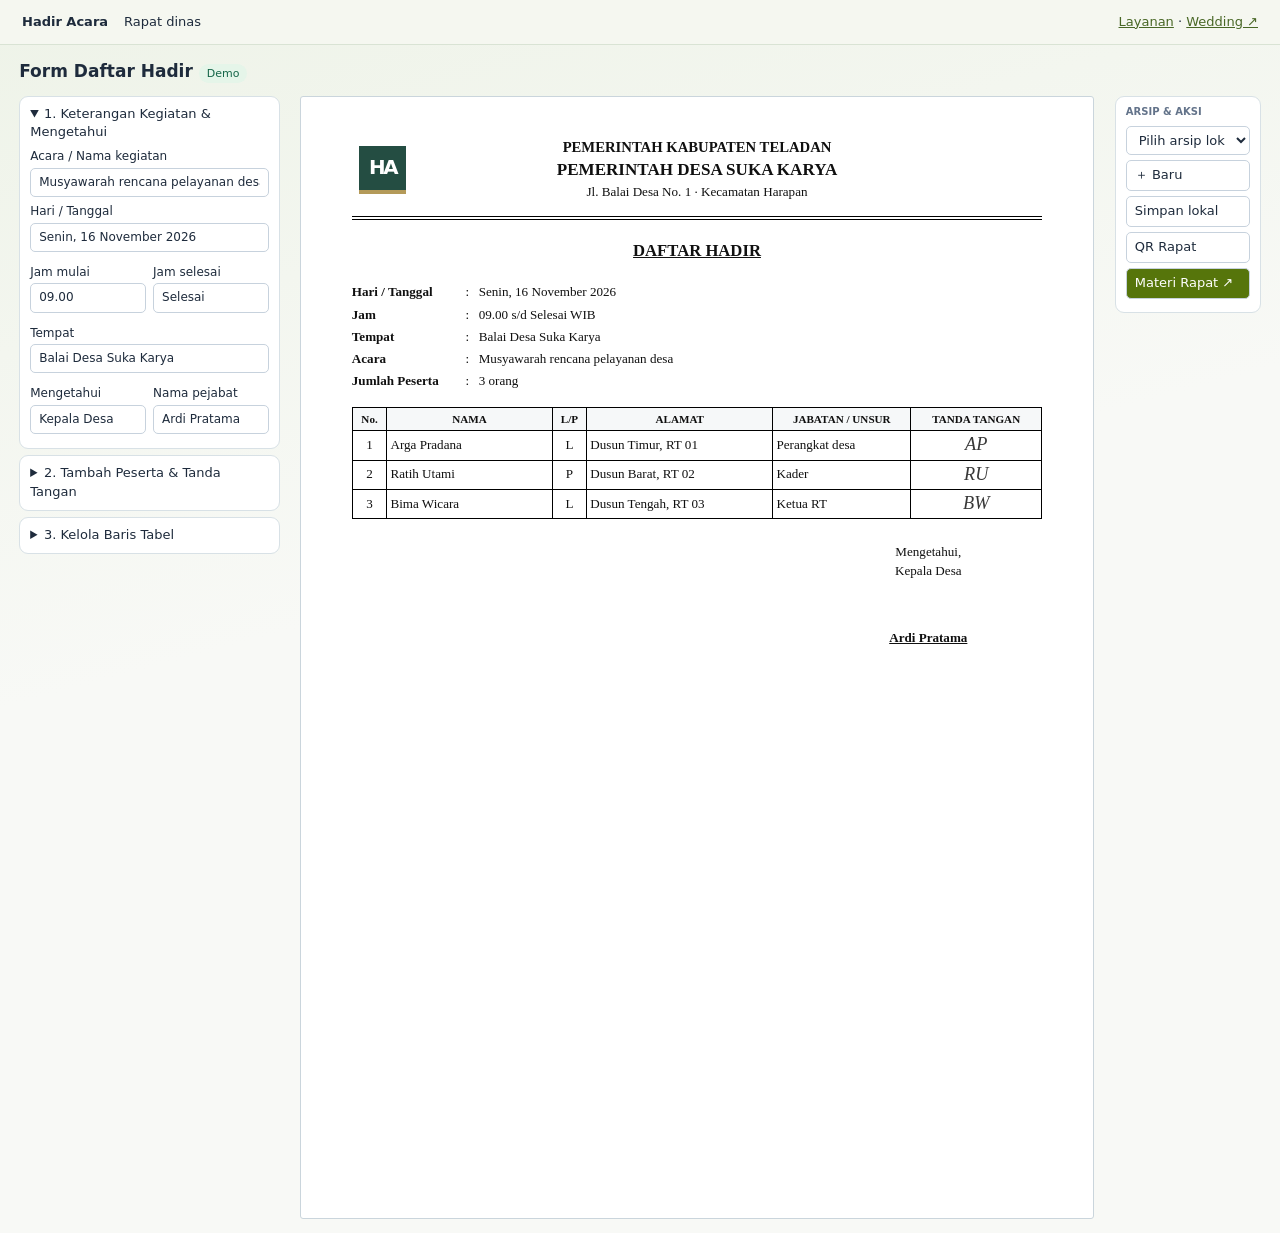
<file: index.html>
<!doctype html><html lang="id"><meta charset="utf-8"><title>Form Daftar Hadir</title><script>location.replace("dinas.html"+location.search+location.hash);</script><noscript><a href="dinas.html">Form Daftar Hadir</a></noscript></html>
</file>
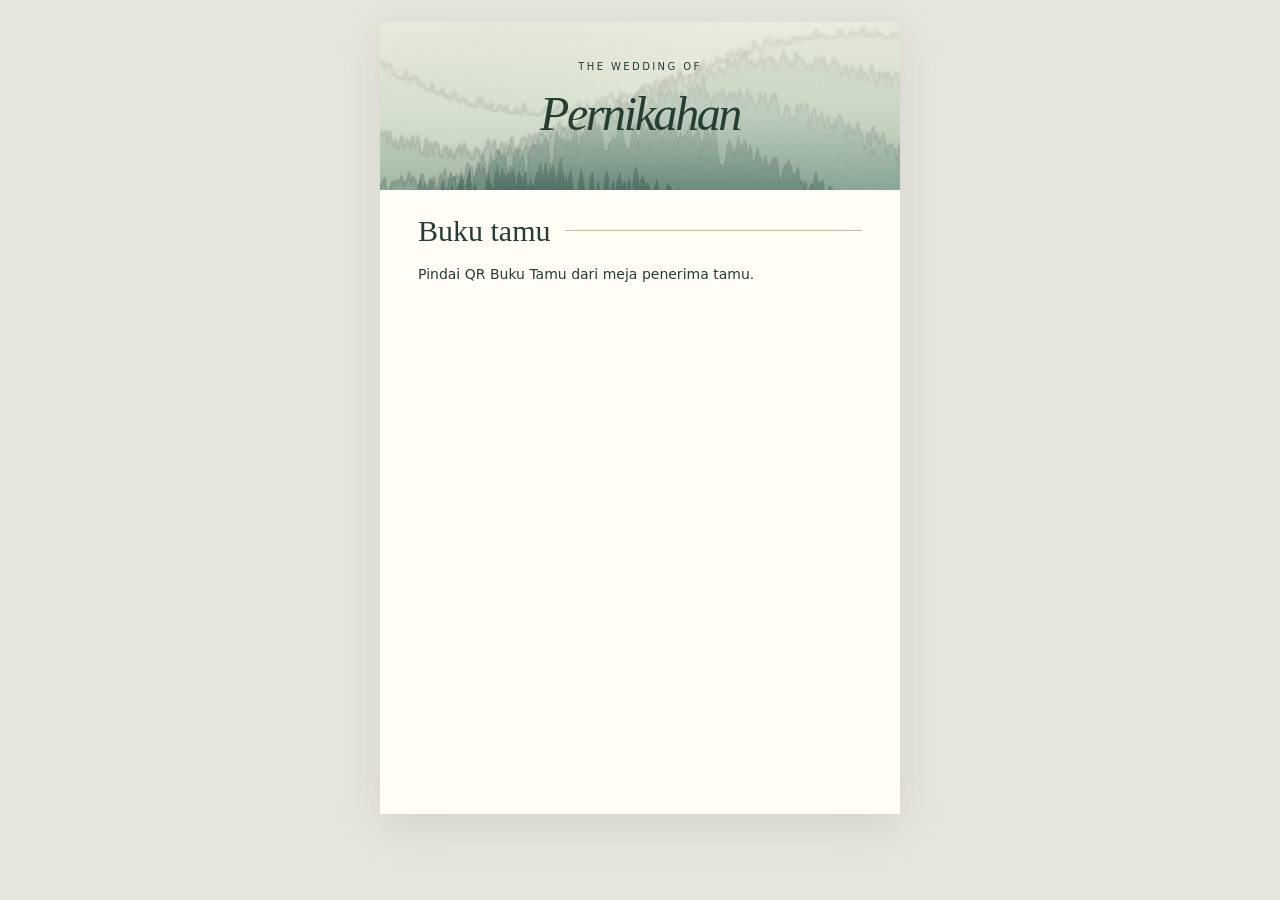
<file: buku-tamu.html>
<!doctype html>
<html lang="id"><head><meta charset="utf-8"><meta name="viewport" content="width=device-width,initial-scale=1"><meta name="referrer" content="no-referrer"><title>Buku Tamu Pernikahan</title>
<style>
*{box-sizing:border-box}[hidden]{display:none!important}body{margin:0;background:#e8e7df;color:#263d34;font:15px/1.5 'DM Sans',system-ui,sans-serif}main{background:#fffdf6;max-width:520px;margin:22px auto;box-shadow:0 12px 45px #30473720;min-height:88vh}.cover{position:relative;isolation:isolate;text-align:center;padding:32px 20px 40px;overflow:hidden}.art{position:absolute;inset:0;z-index:-1;background:linear-gradient(#f5f4e6bf,#eef2e29c 55%,#e5ede035),url(sampul-pinus.jpg) center 54%/cover}.rose .art{filter:sepia(.45) hue-rotate(275deg)}.sage .art{filter:sepia(.3)}.cover small{font-size:10px;letter-spacing:.24em}.cover h1{font:italic 48px/1.03 Georgia,serif;letter-spacing:-.05em;margin:12px 0;overflow-wrap:anywhere}.cover p{margin:0;font:14px Georgia,serif}.page{padding:24px clamp(20px,6vw,38px) 30px}.line{display:flex;align-items:center;gap:14px;margin-bottom:17px}.line:after{content:'';height:1px;background:#c7bc9e;flex:1}h2{font:normal 30px/1.1 Georgia,serif;margin:0}.field{display:block;margin-bottom:14px;font-size:13px;font-weight:550}input,select{display:block;width:100%;background:transparent;color:inherit;line-height:1.4;font-family:inherit;font-size:16px;border:0;border-bottom:1px solid #aab4a4;padding:7px 1px;border-radius:0}input:focus,select:focus{outline:0;border-color:#2d5945;box-shadow:0 1px #2d5945}.pair{display:grid;grid-template-columns:minmax(0,1fr) 87px;gap:18px}.sighead{display:flex;justify-content:space-between;align-items:center;font-size:13px}.sighead button{background:none;border:0;text-decoration:underline;color:#526956;padding:7px}canvas{width:100%;height:96px;border:1px solid #c9cbbb;border-radius:5px;touch-action:none;background:linear-gradient(transparent 72%,#dedecf 73%,transparent 74%)}button{font:inherit;cursor:pointer}.submit{margin-top:16px;width:100%;border:0;border-radius:5px;background:#274e3f;color:white;padding:12px}.submit:disabled{opacity:.55}.message{font-size:14px}.done{padding:32px 0;text-align:center}.done h2{margin-bottom:10px}@media(max-width:550px){main{margin:0;min-height:100dvh}.cover h1{font-size:40px}.cover{padding:24px 16px 30px}}
</style></head><body><main><header class="cover"><div class="art"></div><small>THE WEDDING OF</small><h1 id="names">Pernikahan</h1><p id="event"></p></header>
<section class="page"><div class="line" id="heading"><h2>Buku tamu</h2></div>
<form id="entry" hidden><label class="field">Nama tamu<input name="name" autocomplete="name" maxlength="70" required></label><div class="pair"><label class="field">Alamat / kota<input name="address" maxlength="100" autocomplete="address-level2"></label><label class="field">Jumlah orang<select name="count"></select></label></div>
<div class="sighead"><label for="ink">Tanda tangan</label><button type="button" id="clear">Ulangi</button></div><canvas id="ink" width="400" height="112" aria-label="Bidang tanda tangan"></canvas>
<button class="submit">Simpan kehadiran</button></form><p id="msg" class="message" role="status">Membuka buku tamu…</p><section class="done" id="done" hidden><h2>Terima kasih</h2><p>Kehadiran Anda sudah tercatat.</p></section></section></main><script src="buku-tamu.js?v=studio4"></script></body></html>
</file>
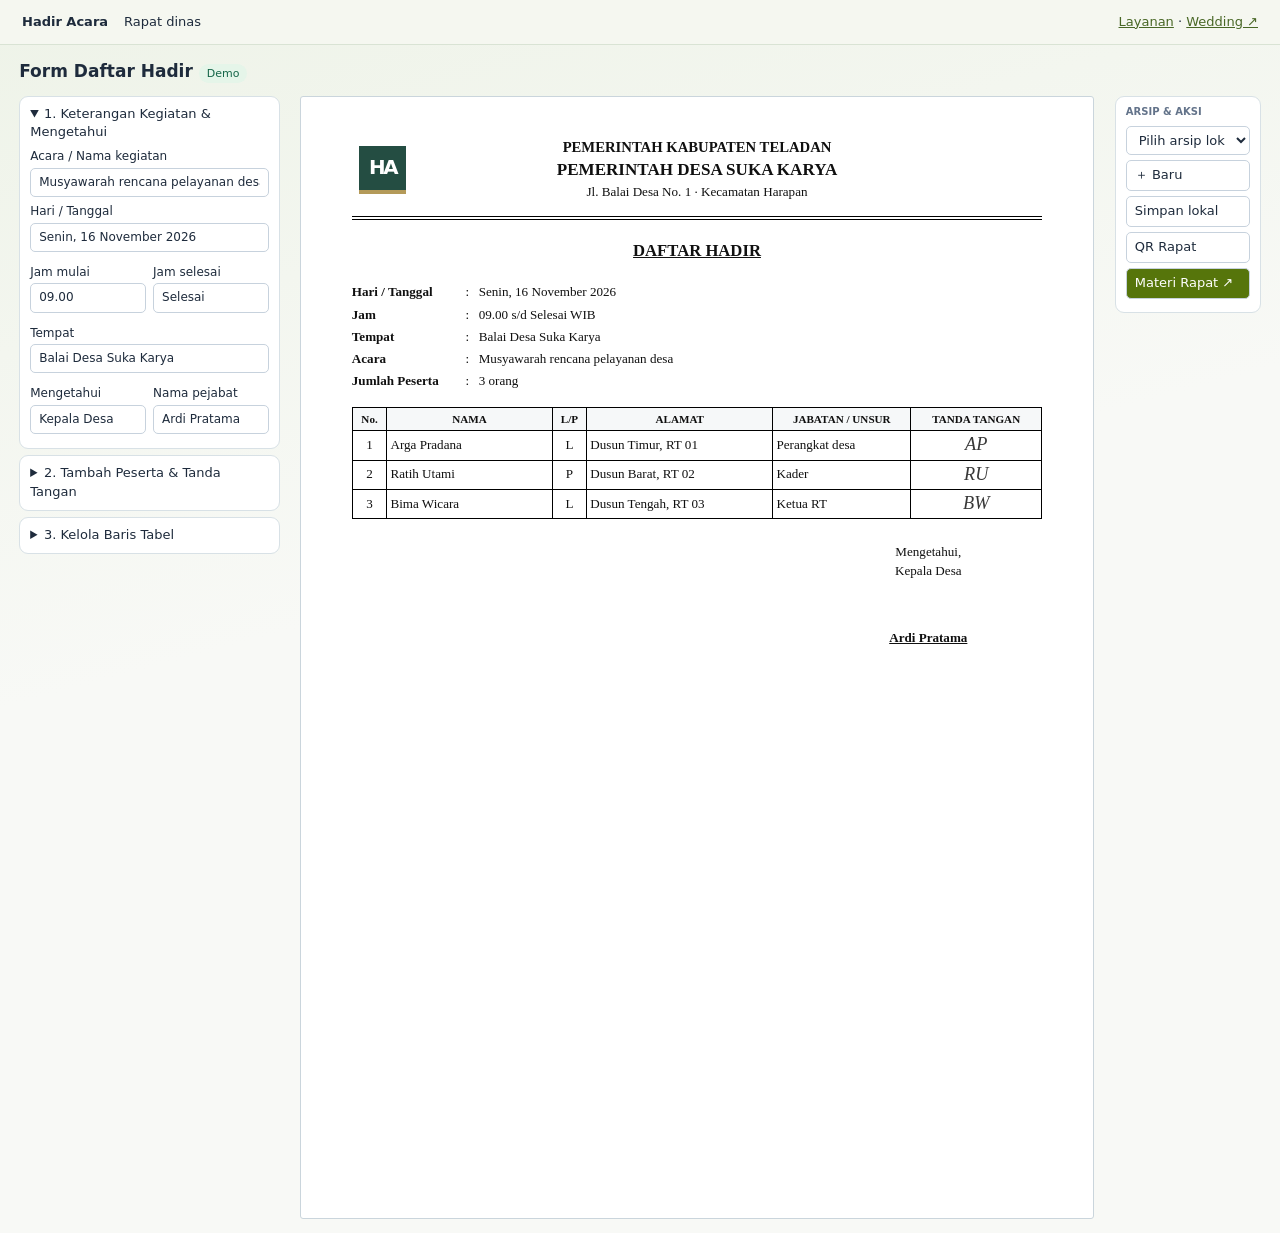
<file: dinas.html>
<!doctype html><html lang="id"><meta charset="utf-8"><meta name="viewport" content="width=device-width,initial-scale=1"><title>Form Daftar Hadir · Hadir Acara</title><link rel="stylesheet" href="dinas.css?v=layanan1">
<header class="bar"><b>Hadir Acara</b><span>Rapat dinas</span><nav><a href="layanan.html">Layanan</a> · <a href="wedding.html">Wedding ↗</a></nav></header>
<main><h1>Form Daftar Hadir <small>Demo</small></h1><div class="workspace">
<aside id="forms">
<details open><summary>1. Keterangan Kegiatan &amp; Mengetahui</summary><label>Acara / Nama kegiatan<input data-field="acara"></label><label>Hari / Tanggal<input data-field="tanggal"></label><div class="pair"><label>Jam mulai<input data-field="mulai"></label><label>Jam selesai<input data-field="selesai"></label></div><label>Tempat<input data-field="tempat"></label><div class="pair"><label>Mengetahui<input data-field="jabatan"></label><label>Nama pejabat<input data-field="pejabat"></label></div></details>
<details><summary>2. Tambah Peserta &amp; Tanda Tangan</summary><form id="add"><label>Nama peserta<input name="nama" required maxlength="60"></label><div class="pair"><label>L/P<select name="jk"><option>L</option><option>P</option></select></label><label>Jabatan / unsur<input name="peran" maxlength="45"></label></div><label>Alamat<input name="alamat" maxlength="70"></label><label>Tanda tangan<canvas id="pad" width="360" height="90"></canvas></label><button type="button" id="clear">Bersihkan</button> <button>Tambah ke tabel</button></form></details>
<details><summary>3. Kelola Baris Tabel</summary><label>Jumlah baris kosong minimum<input id="slots" type="number" min="1" max="100"></label></details></aside>
<section class="preview"><article id="paper"><div class="letter"><div class="kop-mark" aria-label="Hadir Acara"><b>H</b><b>A</b></div><strong data-text="instansi"></strong><b data-text="desa"></b><span data-text="kantor"></span></div><h2>DAFTAR HADIR</h2><dl id="meta"></dl><table><colgroup><col style="width:5%"><col style="width:24%"><col style="width:5%"><col style="width:27%"><col style="width:20%"><col style="width:19%"></colgroup><thead><tr><th>No.</th><th>NAMA</th><th>L/P</th><th>ALAMAT</th><th>JABATAN / UNSUR</th><th>TANDA TANGAN</th></tr></thead><tbody></tbody></table><div class="approval">Mengetahui,<br><span data-text="jabatan"></span><p data-text="pejabat"></p></div></article></section>
<aside class="actions"><strong>ARSIP &amp; AKSI</strong><select id="archive" aria-label="Arsip lokal"></select><button id="new">＋ Baru</button><button id="save">Simpan lokal</button><button id="qr">QR Rapat</button><a class="primary" href="https://pemdesgripit.id/demo/hadir-acara/materi.html" target="_blank" rel="noopener">Materi Rapat ↗</a><output id="status"></output></aside></div></main>
<dialog id="dialog"><b>QR Rapat</b><img src="qr-rapat.png" alt="QR form peserta" width="200"><form method="dialog"><button>Tutup</button></form></dialog><script src="dinas.js"></script></html>
</file>
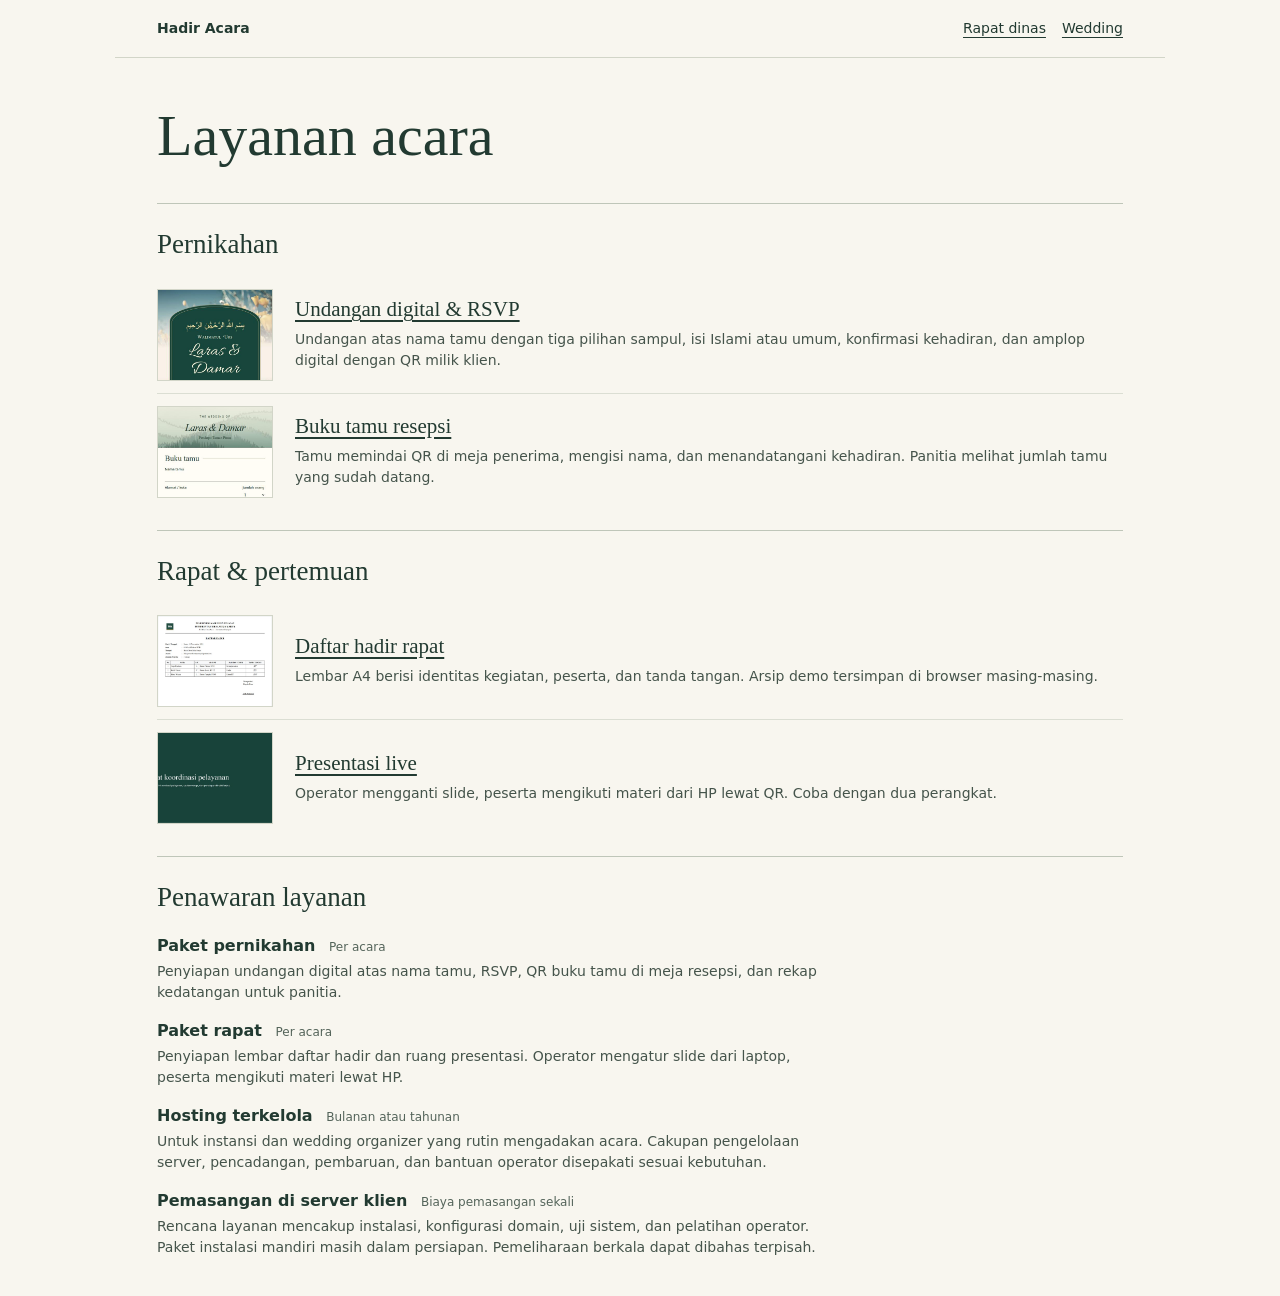
<file: layanan.html>
<!doctype html>
<html lang="id">
<head>
<meta charset="utf-8"><meta name="viewport" content="width=device-width,initial-scale=1">
<title>Layanan acara · Hadir Acara</title>
<style>
*{box-sizing:border-box}body{margin:0;color:#223a31;background:#f8f6ef;font:16px/1.5 system-ui,sans-serif}header,main{max-width:1050px;margin:auto;padding:18px clamp(16px,4vw,42px)}header{display:flex;align-items:center;justify-content:space-between;border-bottom:1px solid #d2d5c8}nav{display:flex;gap:16px}a{color:inherit;text-underline-offset:4px}nav a,header strong{font-size:14px}h1,h2,h3{font-family:Georgia,serif;font-weight:400}h1{font-size:clamp(36px,5vw,58px);margin:16px 0 24px}h2{font-size:27px;margin:0 0 12px}h3{font-size:21px;margin:0}section{border-top:1px solid #bfc6b9;padding:20px 0}article{display:grid;grid-template-columns:116px 1fr;gap:22px;align-items:center;padding:12px 0}article+article{border-top:1px solid #dbded3}img{width:116px;height:92px;object-fit:cover;object-position:top;border:1px solid #d2d5c8}p{margin:4px 0;color:#45544b;font-size:14px}@media(max-width:620px){article{grid-template-columns:82px 1fr;gap:4px 14px}img{width:82px;height:98px}nav{gap:9px}main{padding-top:10px}}
.offers{margin:0}.offers dt{margin-top:16px;font-weight:600}.offers small{display:inline-block;margin-left:8px;font-size:12px;font-weight:400;color:#54645a}.offers dd{margin:3px 0 0;max-width:75ch;font-size:14px;color:#45544b}
</style>
</head><body>
<header><strong>Hadir Acara</strong><nav><a href="dinas.html">Rapat dinas</a><a href="wedding.html">Wedding</a></nav></header>
<main><h1>Layanan acara</h1>
<section><h2>Pernikahan</h2>
<article><img src="contoh-undangan.jpg" alt=""><div><h3><a href="wedding.html">Undangan digital &amp; RSVP</a></h3><p>Undangan atas nama tamu dengan tiga pilihan sampul, isi Islami atau umum, konfirmasi kehadiran, dan amplop digital dengan QR milik klien.</p></div></article>
<article><img src="contoh-buku.jpg" alt=""><div><h3><a href="wedding.html?lihat=buku-tamu">Buku tamu resepsi</a></h3><p>Tamu memindai QR di meja penerima, mengisi nama, dan menandatangani kehadiran. Panitia melihat jumlah tamu yang sudah datang.</p></div></article>
</section><section><h2>Rapat &amp; pertemuan</h2>
<article><img src="contoh-rapat.jpg" alt=""><div><h3><a href="dinas.html">Daftar hadir rapat</a></h3><p>Lembar A4 berisi identitas kegiatan, peserta, dan tanda tangan. Arsip demo tersimpan di browser masing-masing.</p></div></article>
<article><img src="contoh-materi.jpg" alt=""><div><h3><a href="materi.html">Presentasi live</a></h3><p>Operator mengganti slide, peserta mengikuti materi dari HP lewat QR. Coba dengan dua perangkat.</p></div></article>
</section><section id="penawaran"><h2>Penawaran layanan</h2><dl class="offers">
<dt>Paket pernikahan <small>Per acara</small></dt><dd>Penyiapan undangan digital atas nama tamu, RSVP, QR buku tamu di meja resepsi, dan rekap kedatangan untuk panitia.</dd>
<dt>Paket rapat <small>Per acara</small></dt><dd>Penyiapan lembar daftar hadir dan ruang presentasi. Operator mengatur slide dari laptop, peserta mengikuti materi lewat HP.</dd>
<dt>Hosting terkelola <small>Bulanan atau tahunan</small></dt><dd>Untuk instansi dan wedding organizer yang rutin mengadakan acara. Cakupan pengelolaan server, pencadangan, pembaruan, dan bantuan operator disepakati sesuai kebutuhan.</dd>
<dt>Pemasangan di server klien <small>Biaya pemasangan sekali</small></dt><dd>Rencana layanan mencakup instalasi, konfigurasi domain, uji sistem, dan pelatihan operator. Paket instalasi mandiri masih dalam persiapan. Pemeliharaan berkala dapat dibahas terpisah.</dd>
</dl></section></main></body></html>
</file>
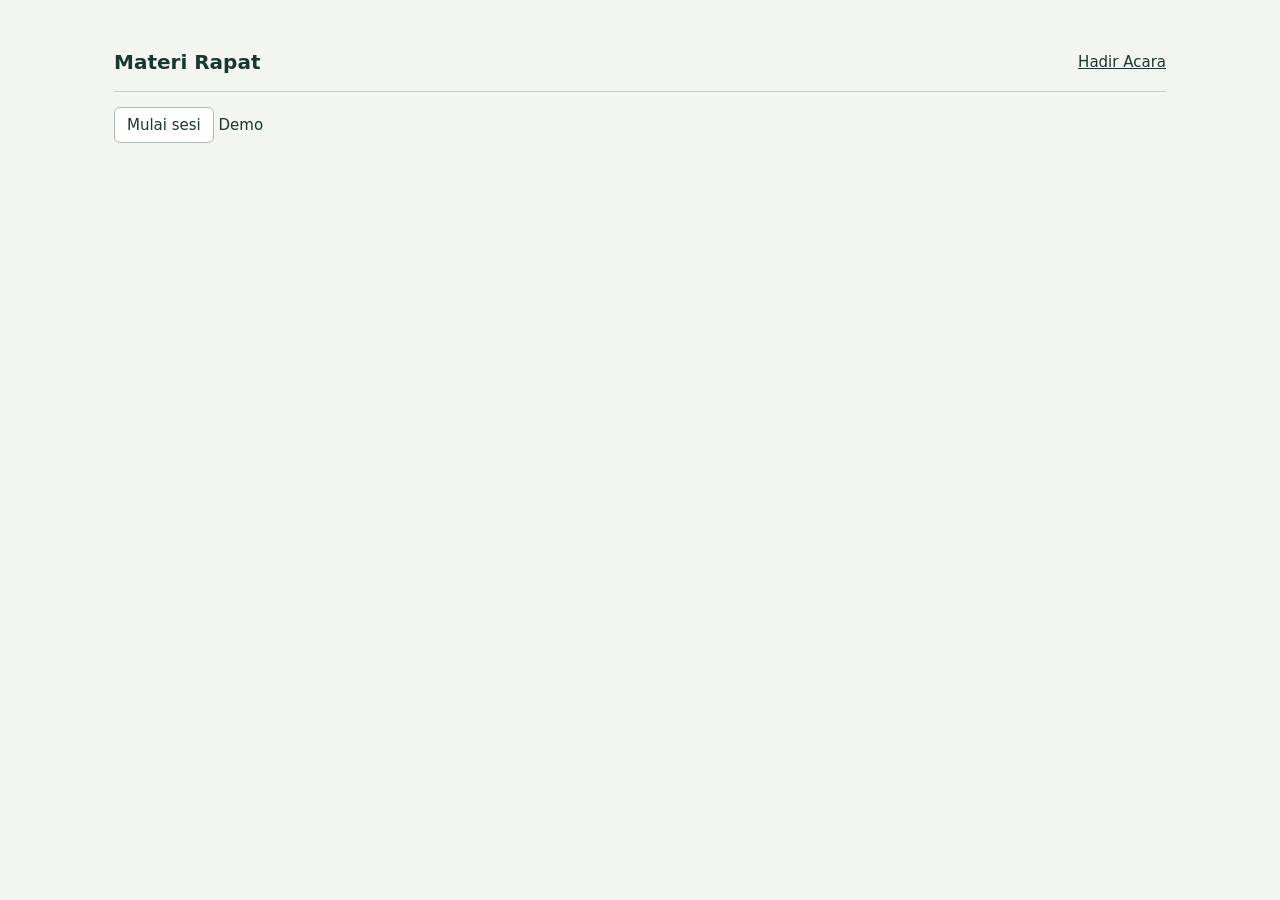
<file: materi.html>
<!doctype html><html lang="id"><meta charset="utf-8"><meta name="viewport" content="width=device-width, initial-scale=1"><meta name="referrer" content="no-referrer"><title>Materi Rapat · Hadir Acara</title>
<style>*{box-sizing:border-box}body{margin:0;background:#f3f5f0;color:#193731;font:15px/1.5 system-ui,sans-serif}main{max-width:1120px;margin:auto;padding:clamp(12px,3vw,34px)}header,.controls{display:flex;align-items:center;gap:9px;flex-wrap:wrap;margin-bottom:15px}header{justify-content:space-between;border-bottom:1px solid #c3d1c5}h1{font-size:20px}button,a{color:inherit}button{font:inherit;background:white;border:1px solid #adbbb3;padding:6px 12px;border-radius:6px;cursor:pointer}button:disabled{opacity:.4}article{aspect-ratio:16/9;display:flex;flex-direction:column;justify-content:center;background:#17433a;color:white;padding:6%;border-radius:6px}article h2{font:500 clamp(23px,4vw,50px)/1.1 Georgia;margin:12px 0}article p{max-width:42em;margin:4px 0}article small{color:#d9deb5}dialog{border:1px solid #bac7be;border-radius:10px;text-align:center;max-width:92vw}dialog img{width:min(235px,70vw);display:block;margin:auto}dialog::backdrop{background:#10241c80}[hidden]{display:none!important}#msg{color:#526b60}</style>
<main><header><h1>Materi Rapat</h1><a href="https://sukmalistyoo.github.io/hadir-acara/dinas.html">Hadir Acara</a></header>
<div id="setup"><button id="start">Mulai sesi</button> <span>Demo</span></div>
<div class="controls" id="tools" hidden><button id="prev" aria-label="Slide sebelumnya">←</button><button id="next" aria-label="Slide berikutnya">→</button><button id="share">QR Materi</button></div>
<article hidden><small id="num"></small><h2 id="title"></h2><p id="body"></p></article><p id="msg" role="status"></p></main>
<dialog><b>Pindai untuk mengikuti presentasi</b><img id="code" alt="QR Materi"><p><a id="guest" target="_blank" rel="noopener">Buka layar peserta ↗</a></p><button id="copy">Salin tautan</button> <button id="close">Tutup</button></dialog>
<script src="qr.js"></script><script src="materi.js"></script></html>
</file>
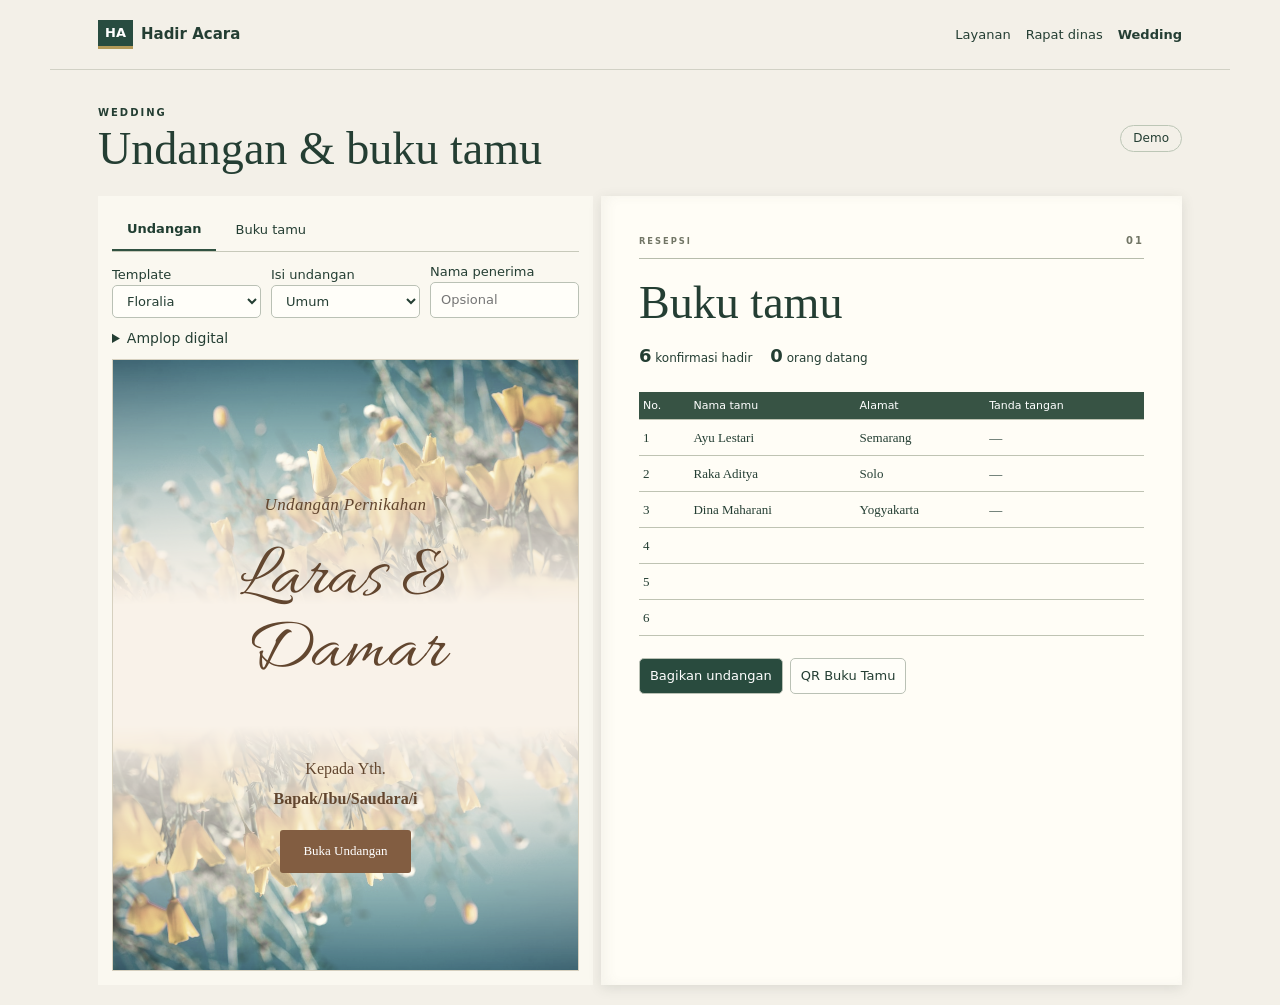
<file: wedding.html>
<!doctype html><html lang="id"><meta charset="utf-8"><meta name="viewport" content="width=device-width,initial-scale=1"><meta name="referrer" content="no-referrer"><title>Undangan & Buku Tamu · Hadir Acara</title><link rel="stylesheet" href="wedding.css"><link rel="stylesheet" href="undangan.css?v=amplop1">
<header><a class="brand" href="dinas.html"><b>HA</b> Hadir Acara</a><nav><a href="layanan.html">Layanan</a><a href="dinas.html">Rapat dinas</a><strong>Wedding</strong></nav></header>
<main><div class="heading"><div><small>WEDDING</small><h1>Undangan &amp; buku tamu</h1></div><span class="badge">Demo</span></div>
<div class="spread"><section id="studio" hidden><div class="switch"><button id="show-invite" aria-pressed="true">Undangan</button><button id="show-book" aria-pressed="false">Buku tamu</button></div><fieldset id="invitation-options"><legend>Undangan digital</legend><label>Template<select id="design"><option value="floral">Floralia</option><option value="pinus">Hutan Pinus</option><option value="klasik">Klasik Emas</option></select></label><label>Isi undangan<select id="wording"><option value="umum">Umum</option><option value="islami">Islami</option></select></label><label>Nama penerima<input id="to" maxlength="70" placeholder="Opsional"></label><details id="gift-settings"><summary>Amplop digital</summary><label>QR milik klien<input id="gift-file" type="file" accept="image/png,image/jpeg,image/webp"></label><button id="gift-remove" type="button" hidden>Hapus</button> <button id="gift-export" type="button" hidden>Siapkan file acara</button><output id="gift-status" role="status"></output></details></fieldset><iframe id="stage" title="Pratinjau undangan"></iframe></section><section class="cover" aria-label="Sampul undangan"><div class="cover-paper"></div><div class="rings" aria-hidden="true"></div><div class="cover-copy"><div class="basmalah" lang="ar" dir="rtl" hidden>بِسْمِ اللَّهِ الرَّحْمَٰنِ الرَّحِيمِ</div><span>THE WEDDING OF</span><h2 id="couple"></h2><p id="when"></p><i>❦</i></div><div class="dedication" hidden><span>Kepada Yth.</span><strong id="recipient"></strong><button id="unseal">Buka Undangan</button></div><div class="cover-foot" id="venue"></div></section>
<section class="leaf"><div class="leaf-top"><small id="page-label">RESEPSI</small><span>01</span></div><h2 id="leaf-title">Buku tamu</h2>
<div id="owner"><div class="stats"><span><b id="expected">0</b> konfirmasi hadir</span><span><b id="arrived">0</b> orang datang</span></div>
<div class="tablewrap"><table><thead><tr><th>No.</th><th>Nama tamu</th><th>Alamat</th><th>Tanda tangan</th></tr></thead><tbody id="rows"></tbody></table></div>
<div class="actions"><button id="share">Bagikan undangan</button><button id="bookqr">QR Buku Tamu</button><button id="refresh" hidden>Segarkan</button></div></div>
<section id="occasion" hidden><p id="greeting"></p><p id="intro"></p><h2 id="names"></h2><h3 id="event-kind"></h3><p id="schedule"></p><p id="location"></p><p id="blessing"></p><figure id="gift-frame" hidden><figcaption>Amplop digital</figcaption><img id="gift-image" alt="Kode QR pemberian dari klien"></figure></section><form id="rsvp" hidden><label>Nama tamu<input name="name" required maxlength="70" autocomplete="name"></label><label>Alamat / kota<input name="address" maxlength="100"></label><label>Konfirmasi kedatangan<select name="attending"><option value="yes">Akan hadir</option><option value="no">Berhalangan</option></select></label><label id="numlabel">Jumlah orang<input name="count" type="number" min="1" max="10" value="1"></label><button>Kirim konfirmasi</button></form>
<p id="message" role="status"></p></section></div>
</main>
<dialog id="sharing"><h2>Undangan digital</h2><img id="qr" alt="QR undangan"><label>Tautan tamu<input id="url" readonly></label><a id="open" target="_blank" rel="noopener">Buka undangan ↗</a> <button id="copy">Salin</button> <button data-close>Tutup</button></dialog>
<dialog id="sign"><h2>Check-in tamu</h2><p id="signer"></p><canvas width="340" height="110"></canvas><button id="reset">Bersihkan</button> <button id="confirm">Simpan</button> <button data-close>Batal</button></dialog>
<script src="qr.js"></script><script src="wedding.js?v=amplop1"></script><script src="amplop.js"></script></html>
</file>
<file: dinas.css>
*{box-sizing:border-box}body{margin:0;background:linear-gradient(165deg,#eef3e8,#f8f9f6 45%);color:#1e2b3c;font:13px/1.45 'DM Sans',system-ui,sans-serif;min-height:100vh}.bar{height:45px;display:flex;align-items:center;gap:16px;padding:0 22px;border-bottom:1px solid #d9e3d4;background:#f5f7f0}.bar a{margin-left:auto;color:#486725}main{padding:14px clamp(10px,1.5vw,28px)}h1{font-size:17px;font-weight:600;margin:0 0 12px}small,i{font:normal 11px system-ui;color:#166649;background:#e5f5e9;border-radius:20px;padding:3px 8px}.workspace{display:grid;grid-template-columns:minmax(240px,21%) minmax(0,1fr) 146px;gap:18px;align-items:start}details,.actions{border:1px solid #d8e1e6;border-radius:9px;background:white;padding:8px 10px;margin:0 0 6px}summary{cursor:pointer;font-weight:500}summary i{float:right}label{display:block;font-size:12px;margin:6px 0}input,select,button,.actions a{font:inherit;color:inherit;border:1px solid #c7d2dd;background:white;border-radius:5px;padding:5px 8px}input,select{display:block;width:100%;margin-top:2px}button,.actions a{cursor:pointer;text-decoration:none}button:hover,.actions a:hover{border-color:#759642}.pair{display:grid;grid-template-columns:1fr 1fr;gap:7px}.actions{display:grid;gap:5px}.actions strong{font-size:10px;color:#63738a}.actions button{text-align:left}.actions .primary{background:#56750b;color:white}.preview{width:min(100%,794px);margin:auto;container-type:inline-size}#paper{background:white;border:1px solid #cad5dc;border-radius:3px;aspect-ratio:210/297;padding:5cqw 6.4cqw;color:#101010;font:1.65cqw/1.45 Georgia,serif}.letter{position:relative;display:grid;text-align:center;border-bottom:4px double black;padding:0 8% 2%;min-height:10cqw;align-content:center}.letter strong,.letter b{text-transform:uppercase}.letter strong{font-size:1.85cqw}.letter b{font-size:2.15cqw}.seal{position:absolute;top:10%;left:1%;border:2px double #547430;border-radius:45% 45% 55% 55%;padding:.5em .3em;background:#f4f5c9;color:#41622d;font-weight:bold}h2{text-align:center;text-decoration:underline;font-size:2.1cqw;margin:2.5cqw 0}dl{display:grid;grid-template-columns:16% 1fr;gap:.4cqw;margin:0 0 2cqw}dt{font-weight:bold}dd{margin:0}dd:before{content:': ';padding-right:.8cqw}table{width:100%;border-collapse:collapse;table-layout:fixed}th,td{border:1px solid black;padding:.4cqw;overflow:hidden;text-overflow:ellipsis;white-space:nowrap}th{background:#f6f8f9;font-size:1.4cqw;white-space:normal}td{height:3.45cqw;position:relative}td:first-child,td:nth-child(3),td:last-child{text-align:center}td img{position:absolute;width:95%;height:110%;object-fit:contain;inset:-5% 0}td em{font:italic 2.3cqw Georgia;color:#383838}.approval{text-align:center;width:33%;margin:3cqw 0 0 auto}.approval p{margin:6cqw 0;font-weight:bold;text-decoration:underline}canvas{display:block;width:100%;height:75px;touch-action:none;border:1px dashed #a7b5ba}dialog{max-width:90vw;text-align:center;border:1px solid #c7d2dd;border-radius:12px}dialog::backdrop{background:#10251c66}
@media(max-width:900px){.workspace{grid-template-columns:minmax(200px,29%) minmax(0,1fr)}.actions{grid-column:1/-1;grid-row:1;display:flex;flex-wrap:wrap;align-items:center}.actions select{width:155px}}
@media(max-width:620px){.workspace{display:flex;flex-direction:column;gap:9px}.workspace>aside{width:100%}.actions{order:-1}.preview{width:100%}.bar{padding:0 12px}}
@page{size:A4;margin:0}@media print{.bar,h1,aside,dialog{display:none!important}body,main,.workspace,.preview{display:block;background:white;margin:0;padding:0;width:210mm;max-width:none}#paper{border:0;min-height:297mm}tr{break-inside:avoid}}
.kop-mark{position:absolute;left:1%;top:12%;display:flex;align-items:center;justify-content:center;width:6cqw;height:6cqw;background:#244d42;color:#fff;border-bottom:0.6cqw solid #b49a59;font:700 2.5cqw/1 system-ui;letter-spacing:-.12em;print-color-adjust:exact}.kop-mark b{font:inherit}

.bar nav{margin-left:auto}.bar nav a{margin:0}
</file>
<file: wedding.css>
*{box-sizing:border-box}[hidden]{display:none!important}body{margin:0;color:#243e33;background:#f3f0e8;font:15px/1.55 'DM Sans',system-ui,sans-serif}header,main{max-width:1180px;margin:auto;padding:20px clamp(16px,4vw,48px)}header,.heading,.leaf-top,nav,.brand,.stats,.actions{display:flex;align-items:center;gap:15px}header,.heading,.leaf-top{justify-content:space-between}header{border-bottom:1px solid #d1d1c5}a{color:inherit;text-underline-offset:4px}.brand,nav a{text-decoration:none}.brand{font-weight:650;gap:8px}.brand b{background:#284c40;color:white;padding:3px 7px;border-bottom:3px solid #b49a59;font-size:13px}nav{font-size:13px}main{padding-top:30px}.heading{margin-bottom:20px}.heading small,.leaf-top,.cover-copy span{font:600 10px/1.4 system-ui;letter-spacing:.2em}h1,h2,p{margin:0}h1,.leaf h2,#package h2,dialog h2{font:normal clamp(27px,3.6vw,48px)/1.15 Georgia,serif}.badge{font-size:12px;border:1px solid #bcc6b6;border-radius:20px;padding:3px 12px}.spread{display:grid;grid-template-columns:minmax(0,.92fr) minmax(0,1.08fr);gap:8px;align-items:stretch}.cover,.leaf{position:relative;min-height:480px;box-shadow:0 5px 16px #39463220}.cover{isolation:isolate;text-align:center;display:flex;flex-direction:column;align-items:center;justify-content:space-between;padding:65px 32px 24px;margin-left:10px}.cover-paper{position:absolute;inset:0;z-index:-1;background:#ced8c7 url(sampul-pinus.jpg) center/cover;border:1px solid #a4afa3}.sage .cover-paper{filter:sepia(.35) saturate(.8)}.rose .cover-paper{filter:sepia(.4) hue-rotate(276deg) saturate(.65)}.cover-copy{overflow-wrap:anywhere}.cover-copy h2{font:italic normal clamp(35px,4.6vw,66px)/1.04 Georgia,serif;letter-spacing:-.055em;margin:15px 0}.cover-copy p{font:italic 17px Georgia}.cover-copy i{display:block;margin:12px auto;font-size:22px}.cover-foot{color:#fff;max-width:100%;overflow-wrap:anywhere;font:16px Georgia}.rings{position:absolute;left:-10px;top:10px;bottom:10px;width:23px;background:repeating-linear-gradient(175deg,transparent 0 15px,#363c36 16px,#c0c4bb 18px,#495048 20px,transparent 21px 25px);filter:drop-shadow(0 1px 1px #777)}.leaf{background:#fffdf6;padding:clamp(20px,3vw,38px);box-shadow:inset 6px 0 12px #5c5a430e,0 3px 12px #38413820}.leaf-top{color:#717565;border-bottom:1px solid #b7bcac;padding-bottom:10px}.leaf h2{margin:18px 0 12px}.stats{font-size:12px;gap:18px}.stats b{font-size:18px}.tablewrap{overflow:auto;margin:22px 0}table{width:100%;border-collapse:collapse;text-align:left;font:13px Georgia}td,th{padding:7px 4px;border-bottom:1px solid #bfc3b3;max-width:125px;overflow-wrap:anywhere}th{color:#fff;background:#375344;font:500 11px system-ui}td{height:36px}td img{max-width:75px;height:25px}td button{padding:3px 6px;font-size:11px}.actions{flex-wrap:wrap;gap:7px}button,select,input{font:inherit;border-radius:5px;border:1px solid #bac1b5;padding:7px 10px;color:inherit;background:#fffef9}button{cursor:pointer;font-size:13px}button:disabled{opacity:.5}#share,#rsvp button,#settings button:first-of-type{background:#294b3e;color:white}label{display:block;margin-bottom:9px;font-size:13px}input,select{display:block;width:100%;min-width:0}.pair{display:grid;grid-template-columns:1fr 1fr;gap:10px}dialog{max-width:min(410px,94vw);width:100%;border:1px solid #bec2b6;background:#fffdf6;padding:23px;color:inherit;border-radius:8px}dialog::backdrop{background:#172d2666}dialog h2,#package h2{font-size:25px;margin-bottom:12px}dialog output,#message{display:block;font-size:13px;margin-top:10px}canvas{display:block;width:100%;border:1px dashed #a3ab96;touch-action:none;margin:12px 0}#qr{width:160px;display:block;margin:auto}#package{padding:24px 0;margin-top:20px;border-top:1px solid #c5c8bc}#package p{margin:6px 0 12px}.guest #package,.guest nav{display:none}
@media(max-width:740px){.spread{grid-template-columns:1fr}.cover{min-height:320px;padding-top:35px}.leaf{min-height:0}.heading{margin-bottom:12px}.leaf,.cover{box-shadow:0 2px 6px #39463220}header{padding-block:10px}main{padding-top:18px}}
</file>
<file: undangan.css>
@font-face{font-family:Allura;src:url(allura.ttf) format("truetype");font-display:swap}
#invitation-options{border:0;border-top:1px solid #c7c9ba;margin:18px 0;padding:12px 0 0;display:flex;gap:10px;flex-wrap:wrap;align-items:end}
#invitation-options legend{padding-right:12px;font:20px Georgia,serif}#invitation-options label{flex:1 1 120px;margin:0}#preview{font-size:13px}
.invitation{--ink:#62462f;--accent:#825d41;background:#e7e3da;color:var(--ink)}
.invitation header,.invitation .heading,.invitation .rings,.invitation .cover-copy i,.invitation .cover-copy p,.invitation .cover-foot,.invitation .leaf-top span{display:none}
.invitation main{max-width:530px;padding:0;margin:auto}.invitation .spread{display:block}
.invitation .cover{min-height:100svh;margin:0;padding:clamp(70px,17svh,180px) 38px clamp(52px,11svh,115px);justify-content:space-evenly;gap:38px}
.invitation .cover-paper{border:0;background:#f9f2e9;overflow:hidden}
.floral .cover-paper:before,.floral .cover-paper:after{content:"";position:absolute;height:40%;inset:0 0 auto;background:url(bunga.jpg) center 45%/cover;filter:sepia(.38) saturate(.62);mask-image:linear-gradient(#000,transparent)}
.floral .cover-paper:after{inset:auto 0 0;transform:rotate(180deg)}
.invitation .cover-copy span{font:italic 17px Georgia,serif;letter-spacing:.02em}
.invitation .cover-copy h2{font:normal clamp(62px,16vw,92px)/.98 Allura,cursive;max-width:7ch;letter-spacing:0;margin:26px auto 0}
.dedication{display:grid;gap:6px;justify-items:center;max-width:100%;font:16px/1.45 Georgia,serif}.dedication strong{overflow-wrap:anywhere}.dedication button{margin-top:14px;border:0;border-radius:3px;padding:12px 23px;background:var(--accent);color:white}
.pinus{--ink:#173c32;--accent:#294d3a}.pinus .cover-paper{background:linear-gradient(#eff4e9bb,#ecf1e9e8 55%,#f0f1eaaa),url(sampul-pinus.jpg) center/cover}.pinus .cover-copy h2{font:italic clamp(44px,12vw,67px)/1.02 Georgia,serif;max-width:9ch;letter-spacing:-.06em}
.klasik{--ink:#ffedcc;--accent:#805e32}.klasik .cover-paper{background:#30272c}.klasik .cover-paper:before{content:"";position:absolute;inset:22px;border:4px double #b59969;border-radius:48% 48% 0 0 / 22% 22% 0 0}.klasik .cover-copy span{text-transform:uppercase;font:12px Georgia;letter-spacing:.18em}.klasik .cover-copy h2{font:normal clamp(46px,12vw,69px)/1.08 Georgia;max-width:8ch}
.invitation .leaf{min-height:100svh;color:#393b32;padding:clamp(24px,7vw,46px);background:#fffaf1}.invitation #occasion{padding:34px 0;border-bottom:1px solid #d7cbbb;margin-bottom:28px}.invitation #occasion h2{font:52px/1.1 Allura,Georgia;margin:0 0 14px}.invitation .leaf{display:flex;flex-direction:column}.invitation #occasion{order:-1}.invitation .leaf-top{border:0}
#studio{min-width:0;background:#faf8f0;padding:14px}.switch{display:flex;gap:4px;border-bottom:1px solid #c7c9ba}.switch button{background:transparent;border:0;border-radius:0;padding:9px 15px}.switch button[aria-pressed=true]{border-bottom:2px solid #315241;color:#203e31;font-weight:600}#studio fieldset{margin:10px 0;padding-top:0;border:0}#studio legend{display:none}#stage{display:block;width:100%;height:clamp(460px,68svh,720px);border:1px solid #d6d0bf;background:#fffaf1}.switch+#invitation-options[hidden]+iframe{margin-top:12px}.invitation #occasion #greeting{font:italic 20px Georgia,serif;margin-bottom:12px}.invitation #occasion #intro,.invitation #blessing{font:16px/1.65 Georgia,serif}.invitation #occasion h2{margin:22px 0}.invitation #event-kind{font:normal 21px Georgia;margin-bottom:6px}.invitation #blessing{margin-top:20px}.invitation .leaf-top{display:none}@media(max-width:740px){#studio{padding:10px}#stage{height:65svh;min-height:380px}}
.invitation[data-wording="islami"]{--ink:#faf1d9;--accent:#275749}
.invitation[data-wording="islami"] .cover{padding:clamp(28px,7svh,70px) clamp(12px,5vw,28px);gap:22px;justify-content:center}
.invitation[data-wording="islami"] .cover-copy{position:relative;isolation:isolate;width:min(100%,350px);padding:55px 16px 24px;color:var(--ink);background:#17473c;border:1px solid #ab915e;border-radius:50% 50% 3px 3px / 64px 64px 3px 3px}
.invitation[data-wording="islami"] .cover-copy:before{position:absolute;content:"";inset:6px;border:1px solid #bda273;border-radius:inherit;pointer-events:none}
.basmalah{font:normal clamp(24px,7vw,34px)/1.6 Georgia,serif;color:#f4db9f;margin-bottom:8px}
.invitation[data-wording="islami"] .cover-copy span{font:small-caps 18px Georgia,serif;letter-spacing:.05em;text-transform:none}
.invitation[data-wording="islami"] .cover-copy h2{margin:10px auto 0}
.invitation[data-wording="islami"] .dedication{color:#213d32}
.invitation.klasik[data-wording="islami"] .dedication{color:#ffedcc}
.invitation[data-wording="islami"] #occasion{border-top:3px double #b49b68;border-bottom:3px double #b49b68;text-align:center;color:#214c3b}
#gift-settings{flex:1 0 100%;font-size:14px}#gift-settings summary{cursor:pointer}#gift-settings label{display:block;margin:8px 0}#gift-status{display:block;font-size:12px}
#gift-frame{margin:28px auto 2px;background:#f6e9e2;color:#654c43;border:4px double #b38c7d;padding:16px 14px 20px;width:min(100%,310px);text-align:center;box-sizing:border-box}.pinus #gift-frame{background:#e3ede4;border-color:#638471;color:#254938}.klasik #gift-frame{background:#362e32;border-color:#c6ad75;color:#f6dfad}
#gift-frame figcaption{font:28px/1.32 Allura,Georgia,serif;margin-bottom:8px}#gift-image{box-sizing:border-box;display:block;width:100%;height:auto;background:white;padding:12px}
</file>
